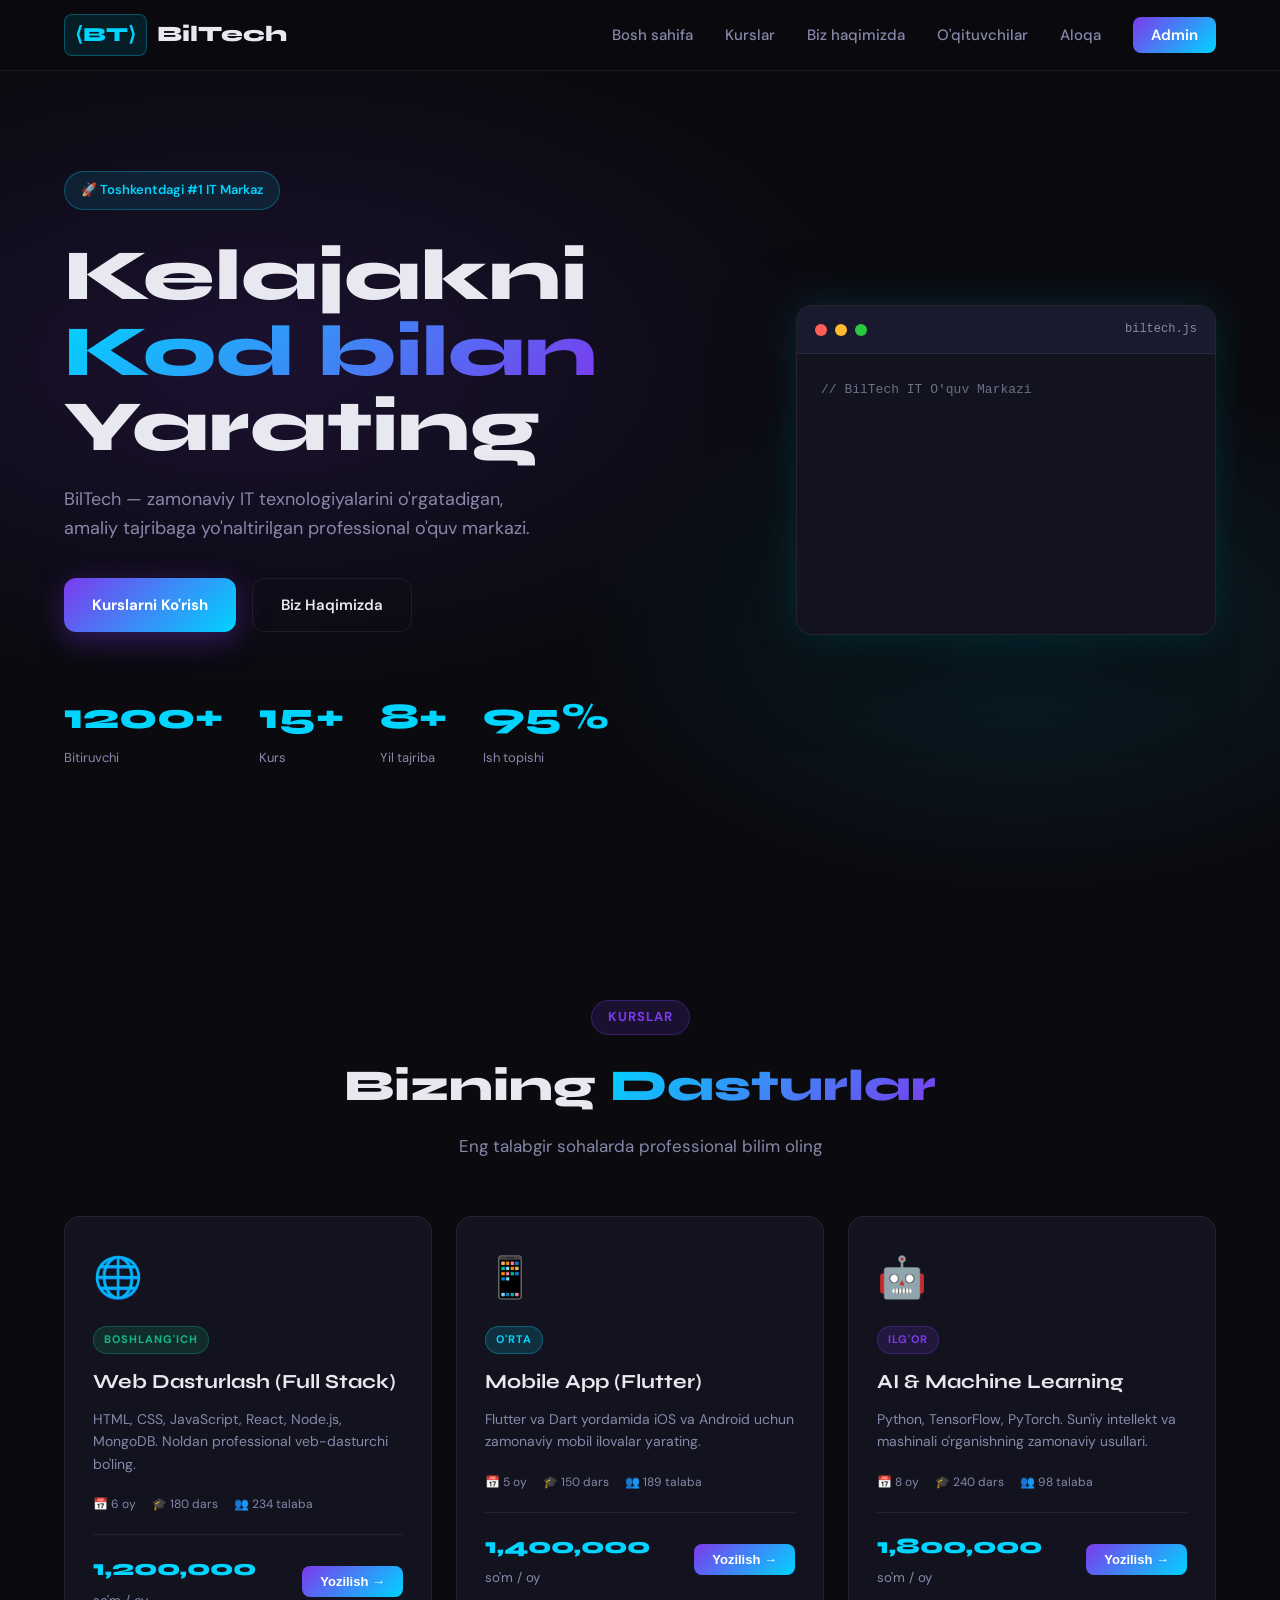
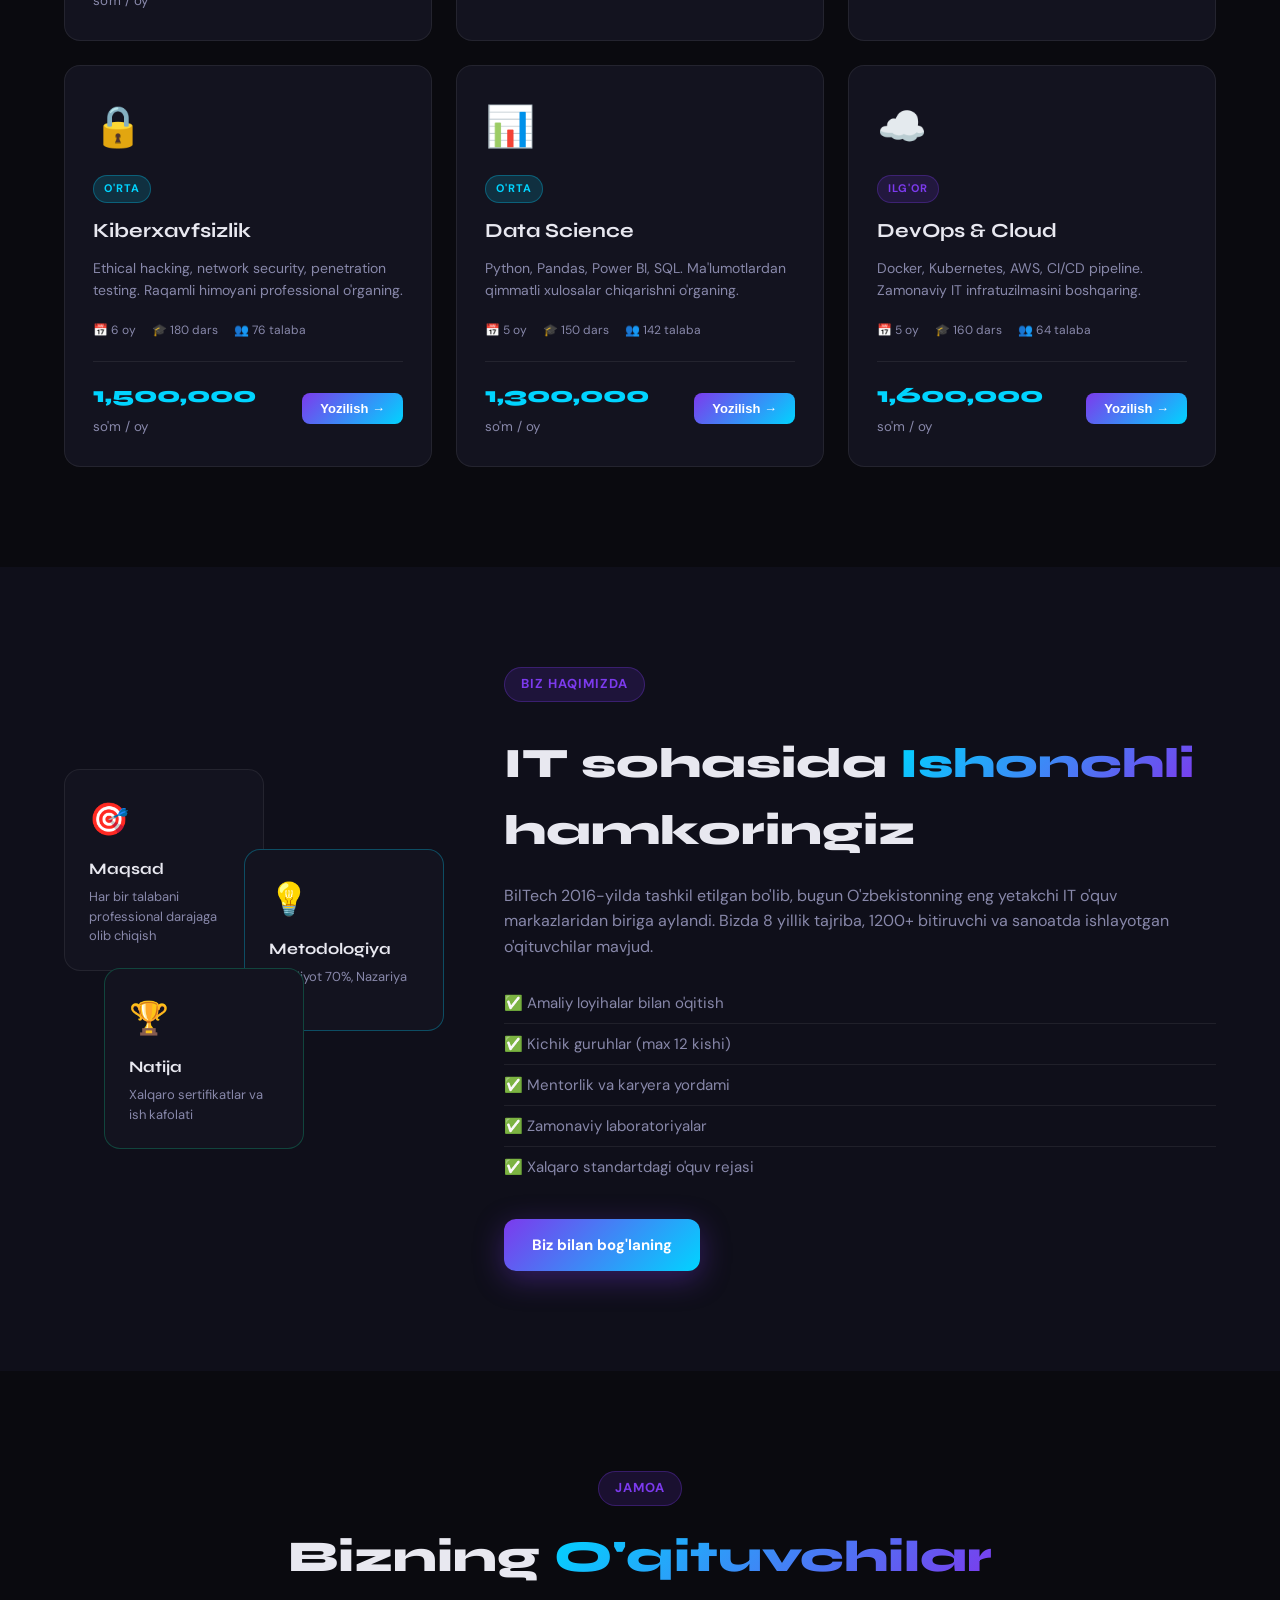
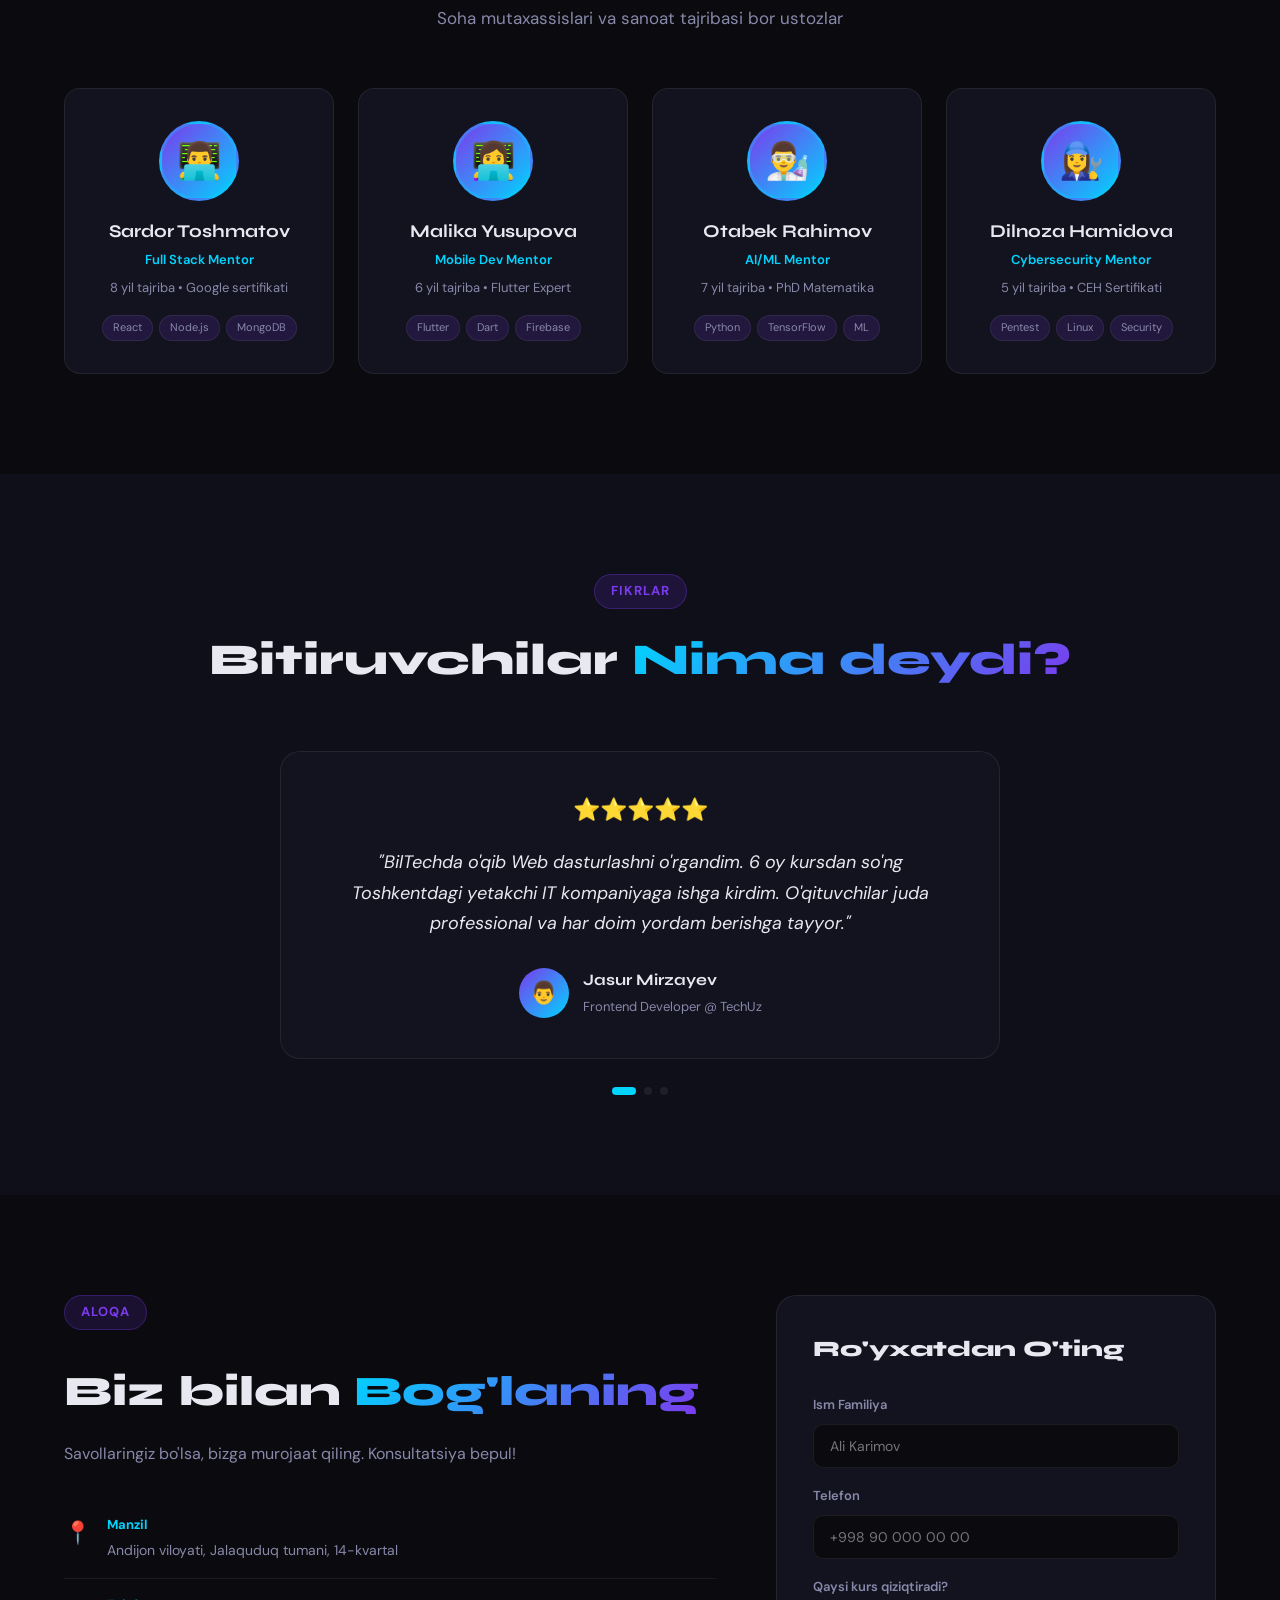
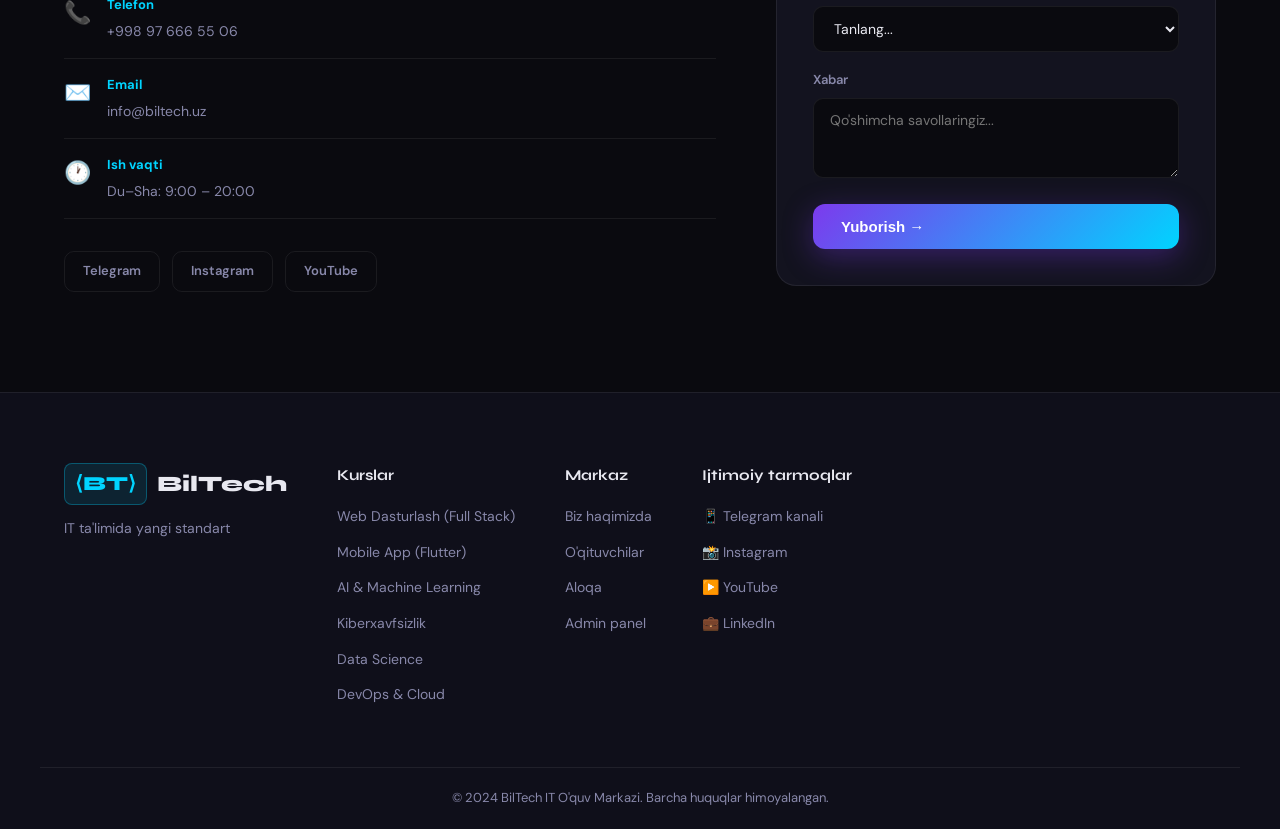
<file: index.html>
<!DOCTYPE html>
<html lang="uz">
<head>
<meta charset="UTF-8">
<meta name="viewport" content="width=device-width, initial-scale=1.0">
<title>BilTech — IT O'quv Markazi</title>
<link href="https://fonts.googleapis.com/css2?family=Syne:wght@400;600;700;800&family=DM+Sans:wght@300;400;500&display=swap" rel="stylesheet">
<link rel="stylesheet" href="style.css">
</head>
<body>

<!-- NAVBAR -->
<nav class="navbar" id="navbar">
  <div class="nav-container">
    <div class="logo">
      <span class="logo-icon">⟨BT⟩</span>
      <span class="logo-text">BilTech</span>
    </div>
    <ul class="nav-links" id="navLinks">
      <li><a href="#home">Bosh sahifa</a></li>
      <li><a href="#courses">Kurslar</a></li>
      <li><a href="#about">Biz haqimizda</a></li>
      <li><a href="#teachers">O'qituvchilar</a></li>
      <li><a href="#contact">Aloqa</a></li>
      <li><a href="admin.html" class="nav-admin-btn">Admin</a></li>
    </ul>
    <button class="burger" id="burger" onclick="toggleMenu()">☰</button>
  </div>
</nav>

<!-- HERO -->
<section class="hero" id="home">
  <div class="hero-bg"></div>
  <div class="hero-content">
    <div class="hero-badge">🚀 Toshkentdagi #1 IT Markaz</div>
    <h1 class="hero-title">
      Kelajakni<br>
      <span class="gradient-text">Kod bilan</span><br>
      Yarating
    </h1>
    <p class="hero-desc">BilTech — zamonaviy IT texnologiyalarini o'rgatadigan, amaliy tajribaga yo'naltirilgan professional o'quv markazi.</p>
    <div class="hero-btns">
      <a href="#courses" class="btn-primary">Kurslarni Ko'rish</a>
      <a href="#about" class="btn-outline">Biz Haqimizda</a>
    </div>
    <div class="hero-stats">
      <div class="stat"><span class="stat-num" data-target="1200">0</span><span>+</span><p>Bitiruvchi</p></div>
      <div class="stat"><span class="stat-num" data-target="15">0</span><span>+</span><p>Kurs</p></div>
      <div class="stat"><span class="stat-num" data-target="8">0</span><span>+</span><p>Yil tajriba</p></div>
      <div class="stat"><span class="stat-num" data-target="95">0</span><span>%</span><p>Ish topishi</p></div>
    </div>
  </div>
  <div class="hero-visual">
    <div class="code-window">
      <div class="code-header">
        <span class="dot red"></span><span class="dot yellow"></span><span class="dot green"></span>
        <span class="code-title">biltech.js</span>
      </div>
      <div class="code-body" id="codeBody"></div>
    </div>
  </div>
</section>

<!-- COURSES -->
<section class="courses" id="courses">
  <div class="container">
    <div class="section-header">
      <span class="section-tag">Kurslar</span>
      <h2>Bizning <span class="gradient-text">Dasturlar</span></h2>
      <p>Eng talabgir sohalarda professional bilim oling</p>
    </div>
    <div class="courses-grid" id="coursesGrid">
      <!-- JS orqali to'ldiriladi -->
    </div>
  </div>
</section>

<!-- ABOUT -->
<section class="about" id="about">
  <div class="container about-container">
    <div class="about-visual">
      <div class="about-card card1">
        <div class="card-icon">🎯</div>
        <h4>Maqsad</h4>
        <p>Har bir talabani professional darajaga olib chiqish</p>
      </div>
      <div class="about-card card2">
        <div class="card-icon">💡</div>
        <h4>Metodologiya</h4>
        <p>Amaliyot 70%, Nazariya 30%</p>
      </div>
      <div class="about-card card3">
        <div class="card-icon">🏆</div>
        <h4>Natija</h4>
        <p>Xalqaro sertifikatlar va ish kafolati</p>
      </div>
    </div>
    <div class="about-text">
      <span class="section-tag">Biz Haqimizda</span>
      <h2>IT sohasida <span class="gradient-text">Ishonchli</span> hamkoringiz</h2>
      <p>BilTech 2016-yilda tashkil etilgan bo'lib, bugun O'zbekistonning eng yetakchi IT o'quv markazlaridan biriga aylandi. Bizda 8 yillik tajriba, 1200+ bitiruvchi va sanoatda ishlayotgan o'qituvchilar mavjud.</p>
      <ul class="about-features">
        <li>✅ Amaliy loyihalar bilan o'qitish</li>
        <li>✅ Kichik guruhlar (max 12 kishi)</li>
        <li>✅ Mentorlik va karyera yordami</li>
        <li>✅ Zamonaviy laboratoriyalar</li>
        <li>✅ Xalqaro standartdagi o'quv rejasi</li>
      </ul>
      <a href="#contact" class="btn-primary">Biz bilan bog'laning</a>
    </div>
  </div>
</section>

<!-- TEACHERS -->
<section class="teachers" id="teachers">
  <div class="container">
    <div class="section-header">
      <span class="section-tag">Jamoa</span>
      <h2>Bizning <span class="gradient-text">O'qituvchilar</span></h2>
      <p>Soha mutaxassislari va sanoat tajribasi bor ustozlar</p>
    </div>
    <div class="teachers-grid" id="teachersGrid">
      <!-- JS orqali -->
    </div>
  </div>
</section>

<!-- TESTIMONIALS -->
<section class="testimonials">
  <div class="container">
    <div class="section-header">
      <span class="section-tag">Fikrlar</span>
      <h2>Bitiruvchilar <span class="gradient-text">Nima deydi?</span></h2>
    </div>
    <div class="testimonials-slider" id="testimonialsSlider">
      <!-- JS orqali -->
    </div>
    <div class="slider-dots" id="sliderDots"></div>
  </div>
</section>

<!-- CONTACT -->
<section class="contact" id="contact">
  <div class="container contact-container">
    <div class="contact-info">
      <span class="section-tag">Aloqa</span>
      <h2>Biz bilan <span class="gradient-text">Bog'laning</span></h2>
      <p>Savollaringiz bo'lsa, bizga murojaat qiling. Konsultatsiya bepul!</p>
      <div class="contact-details">
        <div class="contact-item">
          <span class="contact-icon">📍</span>
          <div><strong>Manzil</strong><p>Andijon viloyati, Jalaquduq tumani, 14-kvartal</p></div>
        </div>
        <div class="contact-item">
          <span class="contact-icon">📞</span>
          <div><strong>Telefon</strong><p>+998 97 666 55 06</p></div>
        </div>
        <div class="contact-item">
          <span class="contact-icon">✉️</span>
          <div><strong>Email</strong><p>info@biltech.uz</p></div>
        </div>
        <div class="contact-item">
          <span class="contact-icon">🕐</span>
          <div><strong>Ish vaqti</strong><p>Du–Sha: 9:00 – 20:00</p></div>
        </div>
      </div>
      <div class="social-links">
        <a href="#" class="social-btn">Telegram</a>
        <a href="#" class="social-btn">Instagram</a>
        <a href="#" class="social-btn">YouTube</a>
      </div>
    </div>
    <div class="contact-form-wrap">
      <form class="contact-form" onsubmit="submitForm(event)">
        <h3>Ro'yxatdan O'ting</h3>
        <div class="form-group">
          <label>Ism Familiya</label>
          <input type="text" id="cf-name" placeholder="Ali Karimov" required>
        </div>
        <div class="form-group">
          <label>Telefon</label>
          <input type="tel" id="cf-phone" placeholder="+998 90 000 00 00" required>
        </div>
        <div class="form-group">
          <label>Qaysi kurs qiziqtiradi?</label>
          <select id="cf-course">
            <option value="">Tanlang...</option>
          </select>
        </div>
        <div class="form-group">
          <label>Xabar</label>
          <textarea id="cf-message" rows="3" placeholder="Qo'shimcha savollaringiz..."></textarea>
        </div>
        <button type="submit" class="btn-primary w100">Yuborish →</button>
        <div class="form-success" id="formSuccess">✅ Arizangiz qabul qilindi! Tez orada aloqaga chiqamiz.</div>
      </form>
    </div>
  </div>
</section>

<!-- FOOTER -->
<footer class="footer">
  <div class="container footer-inner">
    <div class="footer-brand">
      <div class="logo"><span class="logo-icon">⟨BT⟩</span><span class="logo-text">BilTech</span></div>
      <p>IT ta'limida yangi standart</p>
    </div>
    <div class="footer-links">
      <h4>Kurslar</h4>
      <ul id="footerCourses"></ul>
    </div>
    <div class="footer-links">
      <h4>Markaz</h4>
      <ul>
        <li><a href="#about">Biz haqimizda</a></li>
        <li><a href="#teachers">O'qituvchilar</a></li>
        <li><a href="#contact">Aloqa</a></li>
        <li><a href="admin.html">Admin panel</a></li>
      </ul>
    </div>
    <div class="footer-links">
      <h4>Ijtimoiy tarmoqlar</h4>
      <ul>
        <li><a href="#">📱 Telegram kanali</a></li>
        <li><a href="#">📸 Instagram</a></li>
        <li><a href="#">▶️ YouTube</a></li>
        <li><a href="#">💼 LinkedIn</a></li>
      </ul>
    </div>
  </div>
  <div class="footer-bottom">
    <p>© 2024 BilTech IT O'quv Markazi. Barcha huquqlar himoyalangan.</p>
  </div>
</footer>

<script src="data.js"></script>
<script src="main.js"></script>
</body>
</html>
</file>
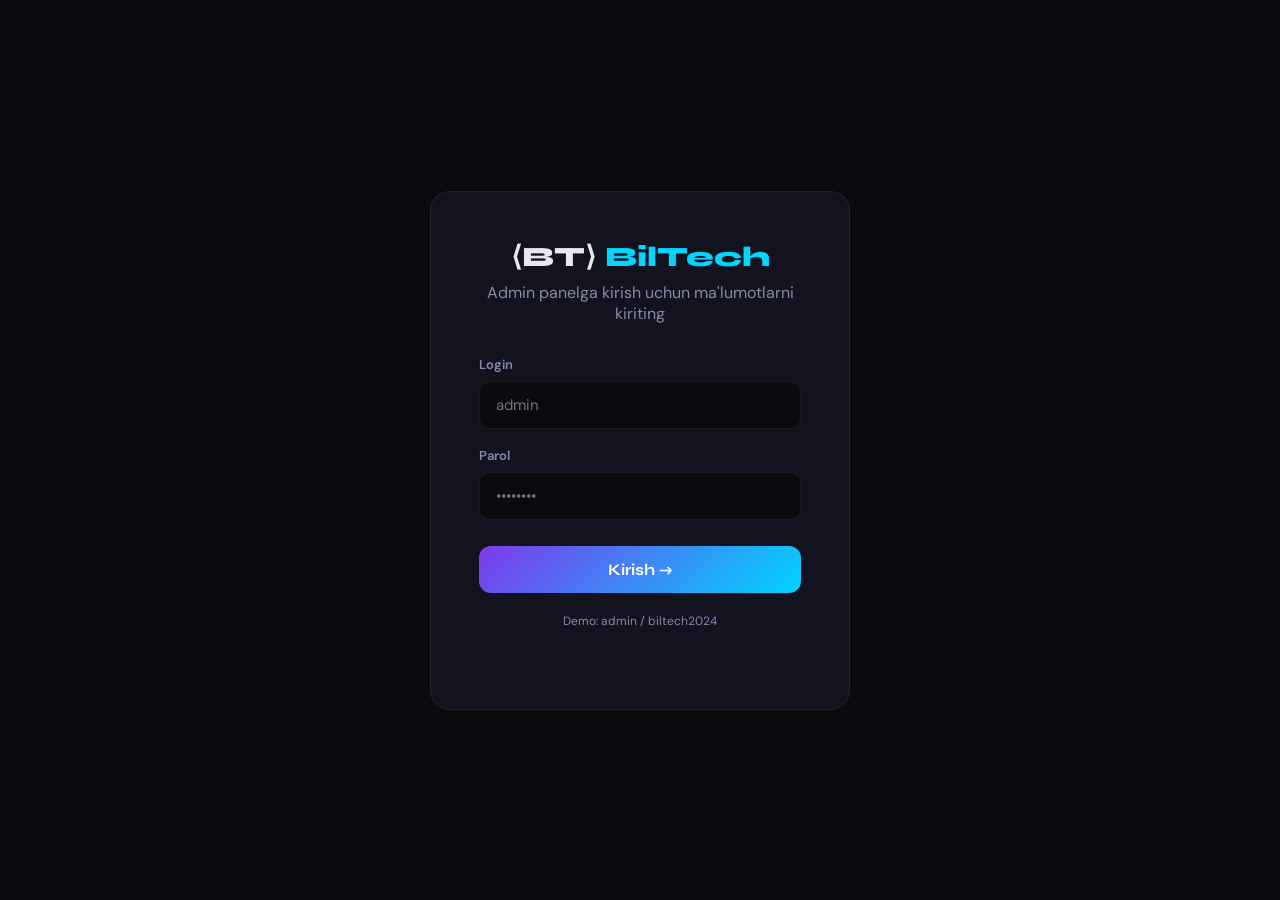
<file: admin.html>
<!DOCTYPE html>
<html lang="uz">
<head>
<meta charset="UTF-8">
<meta name="viewport" content="width=device-width, initial-scale=1.0">
<title>BilTech — Admin Panel</title>
<link href="https://fonts.googleapis.com/css2?family=Syne:wght@400;600;700;800&family=DM+Sans:wght@300;400;500&display=swap" rel="stylesheet">
<style>
*, *::before, *::after { margin:0; padding:0; box-sizing:border-box; }
:root {
  --bg:#0a0a0f; --bg2:#0f0f1a; --card:#13131f; --card2:#1a1a2e;
  --accent:#00d4ff; --accent2:#7c3aed; --accent3:#10b981; --danger:#ef4444;
  --text:#e8e8f0; --text2:#8888aa; --border:rgba(255,255,255,0.07);
  --font-head:'Syne',sans-serif; --font-body:'DM Sans',sans-serif;
}
html { scroll-behavior:smooth; }
body { background:var(--bg); color:var(--text); font-family:var(--font-body); min-height:100vh; }

/* LOGIN */
.login-overlay {
  position:fixed; inset:0; background:var(--bg);
  display:flex; align-items:center; justify-content:center; z-index:1000;
}
.login-card {
  background:var(--card); border:1px solid var(--border); border-radius:20px;
  padding:48px; width:100%; max-width:420px; text-align:center;
}
.login-logo { font-family:var(--font-head); font-size:28px; font-weight:800; margin-bottom:8px; }
.login-logo span { color:var(--accent); }
.login-card p { color:var(--text2); margin-bottom:32px; }
.login-form .field { margin-bottom:18px; text-align:left; }
.login-form label { display:block; font-size:13px; color:var(--text2); font-weight:600; margin-bottom:8px; }
.login-form input {
  width:100%; background:var(--bg); border:1px solid var(--border);
  border-radius:10px; padding:13px 16px; color:var(--text); font-size:15px;
  font-family:var(--font-body); outline:none; transition:border 0.2s;
}
.login-form input:focus { border-color:var(--accent2); }
.login-btn {
  width:100%; background:linear-gradient(135deg,var(--accent2),var(--accent));
  border:none; border-radius:12px; padding:14px; color:#fff;
  font-size:16px; font-weight:700; cursor:pointer; margin-top:8px;
  font-family:var(--font-head); transition:all 0.3s;
}
.login-btn:hover { opacity:.9; transform:translateY(-1px); }
.login-error { color:#ef4444; font-size:13px; margin-top:12px; display:none; }

/* LAYOUT */
.admin-layout { display:flex; min-height:100vh; }
.sidebar {
  width:260px; flex-shrink:0; background:var(--bg2); border-right:1px solid var(--border);
  position:fixed; top:0; left:0; bottom:0; padding:24px 0; overflow-y:auto;
  transition:transform 0.3s;
}
.sidebar-logo {
  padding:0 24px 24px; border-bottom:1px solid var(--border);
  font-family:var(--font-head); font-size:22px; font-weight:800;
}
.sidebar-logo span { color:var(--accent); }
.sidebar-logo small { display:block; font-size:11px; color:var(--text2); font-weight:400; margin-top:2px; }
.sidebar-nav { padding:16px 0; }
.nav-item {
  display:flex; align-items:center; gap:12px;
  padding:12px 24px; cursor:pointer;
  color:var(--text2); font-size:14px; font-weight:500;
  transition:all 0.2s; border:none; background:none;
  width:100%; text-align:left; text-decoration:none;
}
.nav-item:hover { color:var(--text); background:rgba(255,255,255,0.04); }
.nav-item.active { color:var(--accent); background:rgba(0,212,255,0.08); border-right:2px solid var(--accent); }
.nav-icon { font-size:18px; width:24px; text-align:center; }
.sidebar-footer {
  padding:16px 24px 0; border-top:1px solid var(--border); margin-top:auto;
  position:absolute; bottom:0; left:0; right:0;
}
.logout-btn {
  display:flex; align-items:center; gap:10px;
  width:100%; padding:12px; border:1px solid var(--border);
  border-radius:10px; background:none; color:var(--text2);
  cursor:pointer; font-size:14px; transition:all 0.2s;
}
.logout-btn:hover { border-color:#ef4444; color:#ef4444; }

/* MAIN */
.main { margin-left:260px; flex:1; padding:32px; }
.topbar {
  display:flex; align-items:center; justify-content:space-between; margin-bottom:32px;
}
.topbar h1 { font-family:var(--font-head); font-size:28px; font-weight:800; }
.topbar-right { display:flex; align-items:center; gap:16px; }
.admin-badge {
  background:rgba(124,58,237,0.15); border:1px solid rgba(124,58,237,0.3);
  color:var(--accent2); padding:6px 14px; border-radius:20px; font-size:13px; font-weight:700;
}
.current-time { font-size:13px; color:var(--text2); }

/* STATS */
.stats-row { display:grid; grid-template-columns:repeat(auto-fill,minmax(200px,1fr)); gap:20px; margin-bottom:32px; }
.stat-card {
  background:var(--card); border:1px solid var(--border); border-radius:16px; padding:24px;
  transition:all 0.3s;
}
.stat-card:hover { border-color:rgba(0,212,255,0.3); transform:translateY(-2px); }
.stat-card .s-icon { font-size:28px; margin-bottom:12px; }
.stat-card .s-num { font-family:var(--font-head); font-size:34px; font-weight:800; }
.stat-card .s-label { color:var(--text2); font-size:13px; margin-top:4px; }
.stat-card .s-change { font-size:12px; margin-top:8px; }
.positive { color:var(--accent3); }
.negative { color:#ef4444; }

/* SECTION TABS */
.section-panel { display:none; }
.section-panel.active { display:block; }

/* TABLE */
.table-card { background:var(--card); border:1px solid var(--border); border-radius:16px; overflow:hidden; }
.table-head {
  display:flex; align-items:center; justify-content:space-between;
  padding:20px 24px; border-bottom:1px solid var(--border);
}
.table-head h3 { font-family:var(--font-head); font-size:18px; font-weight:700; }
.table-actions { display:flex; gap:10px; }
.btn-sm {
  padding:8px 16px; border-radius:8px; font-size:13px; font-weight:600;
  cursor:pointer; transition:all 0.2s; border:none;
}
.btn-primary-sm {
  background:linear-gradient(135deg,var(--accent2),var(--accent)); color:#fff;
}
.btn-outline-sm { background:none; border:1px solid var(--border); color:var(--text2); }
.btn-outline-sm:hover { border-color:var(--accent); color:var(--accent); }
.btn-danger-sm { background:rgba(239,68,68,0.15); border:1px solid rgba(239,68,68,0.3); color:#ef4444; }

.search-box {
  padding:12px 24px; border-bottom:1px solid var(--border);
  display:flex; gap:12px;
}
.search-input {
  flex:1; background:var(--bg); border:1px solid var(--border); border-radius:8px;
  padding:10px 14px; color:var(--text); font-size:14px; outline:none;
}
.search-input:focus { border-color:var(--accent2); }
.filter-select {
  background:var(--bg); border:1px solid var(--border); border-radius:8px;
  padding:10px 14px; color:var(--text); font-size:13px; outline:none;
}

.data-table { width:100%; border-collapse:collapse; }
.data-table th {
  text-align:left; padding:14px 24px; font-size:12px; font-weight:700;
  color:var(--text2); text-transform:uppercase; letter-spacing:1px;
  border-bottom:1px solid var(--border); background:var(--bg2);
}
.data-table td { padding:14px 24px; font-size:14px; border-bottom:1px solid var(--border); }
.data-table tr:last-child td { border-bottom:none; }
.data-table tr:hover td { background:rgba(255,255,255,0.02); }
.status-badge {
  display:inline-block; padding:4px 12px; border-radius:20px; font-size:11px; font-weight:700;
}
.status-new { background:rgba(0,212,255,0.15); color:var(--accent); }
.status-called { background:rgba(16,185,129,0.15); color:var(--accent3); }
.status-enrolled { background:rgba(124,58,237,0.15); color:var(--accent2); }
.status-active { background:rgba(16,185,129,0.15); color:var(--accent3); }
.status-inactive { background:rgba(239,68,68,0.15); color:#ef4444; }
.action-btns { display:flex; gap:6px; }
.act-btn {
  padding:5px 10px; border-radius:6px; font-size:11px; font-weight:700;
  cursor:pointer; border:none; transition:all 0.2s;
}
.edit-btn { background:rgba(0,212,255,0.15); color:var(--accent); }
.del-btn { background:rgba(239,68,68,0.15); color:#ef4444; }
.call-btn { background:rgba(16,185,129,0.15); color:var(--accent3); }

/* MODAL */
.modal-overlay {
  position:fixed; inset:0; background:rgba(0,0,0,0.7); z-index:500;
  display:none; align-items:center; justify-content:center; padding:20px;
}
.modal-overlay.open { display:flex; }
.modal {
  background:var(--card); border:1px solid var(--border); border-radius:20px;
  padding:36px; width:100%; max-width:520px; max-height:90vh; overflow-y:auto;
}
.modal h3 { font-family:var(--font-head); font-size:20px; font-weight:800; margin-bottom:24px; }
.form-row { display:grid; grid-template-columns:1fr 1fr; gap:16px; }
.modal .field { margin-bottom:16px; }
.modal label { display:block; font-size:13px; color:var(--text2); font-weight:600; margin-bottom:8px; }
.modal input, .modal select, .modal textarea {
  width:100%; background:var(--bg); border:1px solid var(--border);
  border-radius:10px; padding:11px 14px; color:var(--text); font-size:14px;
  font-family:var(--font-body); outline:none; transition:border 0.2s;
}
.modal input:focus, .modal select:focus, .modal textarea:focus { border-color:var(--accent2); }
.modal-footer { display:flex; gap:12px; justify-content:flex-end; margin-top:24px; }

/* CHART */
.chart-grid { display:grid; grid-template-columns:1fr 1fr; gap:20px; margin-bottom:32px; }
.chart-card { background:var(--card); border:1px solid var(--border); border-radius:16px; padding:24px; }
.chart-card h3 { font-family:var(--font-head); font-size:16px; font-weight:700; margin-bottom:20px; }
.bar-chart { display:flex; align-items:flex-end; gap:8px; height:140px; }
.bar-wrap { flex:1; display:flex; flex-direction:column; align-items:center; gap:6px; }
.bar-val { font-size:11px; color:var(--text2); }
.bar { width:100%; border-radius:6px 6px 0 0; transition:all 0.3s; cursor:pointer; min-width:28px; }
.bar:hover { opacity:.8; }
.bar-label { font-size:10px; color:var(--text2); text-align:center; margin-top:4px; }
.donut-wrap { display:flex; align-items:center; gap:24px; }
.donut { position:relative; width:120px; height:120px; flex-shrink:0; }
.donut svg { transform:rotate(-90deg); }
.donut-center {
  position:absolute; inset:0; display:flex; flex-direction:column;
  align-items:center; justify-content:center;
}
.donut-center .dn { font-family:var(--font-head); font-size:22px; font-weight:800; }
.donut-center .dl { font-size:10px; color:var(--text2); }
.donut-legend { flex:1; }
.legend-item { display:flex; align-items:center; gap:10px; margin-bottom:10px; font-size:13px; }
.legend-dot { width:10px; height:10px; border-radius:50%; flex-shrink:0; }

/* TOAST */
.toast {
  position:fixed; bottom:24px; right:24px; z-index:9999;
  background:var(--card); border:1px solid var(--border); border-radius:12px;
  padding:14px 20px; font-size:14px; font-weight:600;
  transform:translateY(100px); opacity:0; transition:all 0.3s;
  max-width:320px;
}
.toast.show { transform:translateY(0); opacity:1; }
.toast.success { border-color:rgba(16,185,129,0.4); color:var(--accent3); }
.toast.error { border-color:rgba(239,68,68,0.4); color:#ef4444; }

@media(max-width:900px) {
  .sidebar { transform:translateX(-100%); z-index:100; }
  .sidebar.open { transform:none; }
  .main { margin-left:0; padding:20px; }
  .chart-grid { grid-template-columns:1fr; }
  .form-row { grid-template-columns:1fr; }
}
</style>
</head>
<body>

<!-- LOGIN -->
<div class="login-overlay" id="loginOverlay">
  <div class="login-card">
    <div class="login-logo">⟨BT⟩ <span>BilTech</span></div>
    <p>Admin panelga kirish uchun ma'lumotlarni kiriting</p>
    <div class="login-form">
      <div class="field">
        <label>Login</label>
        <input type="text" id="loginUser" placeholder="admin" autocomplete="off">
      </div>
      <div class="field">
        <label>Parol</label>
        <input type="password" id="loginPass" placeholder="••••••••" onkeydown="if(event.key==='Enter')doLogin()">
      </div>
      <button class="login-btn" onclick="doLogin()">Kirish →</button>
      <div class="login-error" id="loginError">❌ Login yoki parol noto'g'ri!</div>
    </div>
    <p style="margin-top:20px;font-size:12px;color:var(--text2)">Demo: admin / biltech2024</p>
  </div>
</div>

<!-- ADMIN LAYOUT -->
<div class="admin-layout" id="adminLayout" style="display:none">
  <!-- SIDEBAR -->
  <aside class="sidebar" id="sidebar">
    <div class="sidebar-logo">
      ⟨BT⟩ BilTech
      <small>Admin Panel v1.0</small>
    </div>
    <nav class="sidebar-nav">
      <button class="nav-item active" onclick="showTab('dashboard',this)"><span class="nav-icon">📊</span> Dashboard</button>
      <button class="nav-item" onclick="showTab('applications',this)"><span class="nav-icon">📋</span> Arizalar <span id="appBadge" style="margin-left:auto;background:var(--accent);color:#000;border-radius:20px;padding:2px 8px;font-size:11px;font-weight:700"></span></button>
      <button class="nav-item" onclick="showTab('students',this)"><span class="nav-icon">👥</span> Talabalar</button>
      <button class="nav-item" onclick="showTab('courses',this)"><span class="nav-icon">🎓</span> Kurslar</button>
      <button class="nav-item" onclick="showTab('teachers',this)"><span class="nav-icon">👨‍🏫</span> O'qituvchilar</button>
      <button class="nav-item" onclick="showTab('income',this)"><span class="nav-icon">💰</span> Daromad</button>
      <button class="nav-item" onclick="showTab('settings',this)"><span class="nav-icon">⚙️</span> Sozlamalar</button>
      <hr style="border-color:var(--border);margin:12px 24px">
      <a class="nav-item" href="index.html" target="_blank"><span class="nav-icon">🌐</span> Saytni ko'rish</a>
    </nav>
    <div class="sidebar-footer">
      <button class="logout-btn" onclick="doLogout()">🚪 Chiqish</button>
    </div>
  </aside>

  <!-- MAIN -->
  <main class="main">
    <!-- TOP BAR -->
    <div class="topbar">
      <h1 id="pageTitle">Dashboard</h1>
      <div class="topbar-right">
        <span class="current-time" id="clock"></span>
        <span class="admin-badge">👤 Admin</span>
      </div>
    </div>

    <!-- DASHBOARD -->
    <div class="section-panel active" id="tab-dashboard">
      <div class="stats-row" id="dashStats"></div>
      <div class="chart-grid">
        <div class="chart-card">
          <h3>📈 Oylik arizalar</h3>
          <div class="bar-chart" id="monthlyChart"></div>
        </div>
        <div class="chart-card">
          <h3>🎓 Kurslar bo'yicha talabalar</h3>
          <div class="donut-wrap">
            <div class="donut">
              <svg width="120" height="120" viewBox="0 0 120 120">
                <circle cx="60" cy="60" r="48" fill="none" stroke="rgba(255,255,255,0.05)" stroke-width="20"/>
                <circle id="donut1" cx="60" cy="60" r="48" fill="none" stroke="var(--accent)" stroke-width="20" stroke-dasharray="0 302" stroke-linecap="round"/>
                <circle id="donut2" cx="60" cy="60" r="48" fill="none" stroke="var(--accent2)" stroke-width="20" stroke-dasharray="0 302" stroke-linecap="round"/>
                <circle id="donut3" cx="60" cy="60" r="48" fill="none" stroke="var(--accent3)" stroke-width="20" stroke-dasharray="0 302" stroke-linecap="round"/>
              </svg>
              <div class="donut-center"><div class="dn" id="donutTotal">0</div><div class="dl">Talaba</div></div>
            </div>
            <div class="donut-legend" id="donutLegend"></div>
          </div>
        </div>
      </div>
      <div class="table-card">
        <div class="table-head"><h3>🔔 Oxirgi arizalar</h3></div>
        <table class="data-table" id="recentAppsTable">
          <thead><tr><th>Ism</th><th>Telefon</th><th>Kurs</th><th>Sana</th><th>Holat</th><th>Amal</th></tr></thead>
          <tbody id="recentAppsBody"></tbody>
        </table>
      </div>
    </div>

    <!-- APPLICATIONS -->
    <div class="section-panel" id="tab-applications">
      <div class="table-card">
        <div class="table-head">
          <h3>📋 Barcha Arizalar</h3>
          <div class="table-actions">
            <button class="btn-sm btn-outline-sm" onclick="exportCSV('apps')">⬇ CSV</button>
            <button class="btn-sm btn-primary-sm" onclick="clearApps()">🗑 Tozalash</button>
          </div>
        </div>
        <div class="search-box">
          <input class="search-input" id="appSearch" placeholder="🔍 Qidirish..." oninput="filterApps()">
          <select class="filter-select" id="appFilter" onchange="filterApps()">
            <option value="">Barchasi</option>
            <option value="Yangi">Yangi</option>
            <option value="Qo'ng'iroq qilindi">Qo'ng'iroq qilindi</option>
            <option value="Yozildi">Yozildi</option>
          </select>
        </div>
        <table class="data-table">
          <thead><tr><th>#</th><th>Ism Familiya</th><th>Telefon</th><th>Kurs</th><th>Xabar</th><th>Sana</th><th>Holat</th><th>Amal</th></tr></thead>
          <tbody id="appsTableBody"></tbody>
        </table>
      </div>
    </div>

    <!-- STUDENTS -->
    <div class="section-panel" id="tab-students">
      <div class="table-card">
        <div class="table-head">
          <h3>👥 Talabalar Ro'yxati</h3>
          <div class="table-actions">
            <button class="btn-sm btn-primary-sm" onclick="openStudentModal()">+ Qo'shish</button>
          </div>
        </div>
        <div class="search-box">
          <input class="search-input" id="stuSearch" placeholder="🔍 Qidirish..." oninput="renderStudents()">
        </div>
        <table class="data-table">
          <thead><tr><th>#</th><th>Ism</th><th>Telefon</th><th>Kurs</th><th>To'lov</th><th>Holat</th><th>Amal</th></tr></thead>
          <tbody id="studentsTableBody"></tbody>
        </table>
      </div>
    </div>

    <!-- COURSES -->
    <div class="section-panel" id="tab-courses">
      <div class="table-card">
        <div class="table-head">
          <h3>🎓 Kurslar</h3>
          <div class="table-actions">
            <button class="btn-sm btn-primary-sm" onclick="openCourseModal()">+ Kurs qo'shish</button>
          </div>
        </div>
        <table class="data-table">
          <thead><tr><th>#</th><th>Kurs nomi</th><th>Davomiyligi</th><th>Narxi</th><th>Talabalar</th><th>Holat</th><th>Amal</th></tr></thead>
          <tbody id="coursesTableBody"></tbody>
        </table>
      </div>
    </div>

    <!-- TEACHERS -->
    <div class="section-panel" id="tab-teachers">
      <div class="table-card">
        <div class="table-head">
          <h3>👨‍🏫 O'qituvchilar</h3>
          <div class="table-actions">
            <button class="btn-sm btn-primary-sm" onclick="openTeacherModal()">+ Qo'shish</button>
          </div>
        </div>
        <table class="data-table">
          <thead><tr><th>#</th><th>F.I.O</th><th>Mutaxassislik</th><th>Tajriba</th><th>Kurslar</th><th>Holat</th><th>Amal</th></tr></thead>
          <tbody id="teachersTableBody"></tbody>
        </table>
      </div>
    </div>

    <!-- INCOME -->
    <div class="section-panel" id="tab-income">
      <div class="stats-row">
        <div class="stat-card"><div class="s-icon">💵</div><div class="s-num" id="totalIncome">0</div><div class="s-label">Jami daromad (so'm)</div></div>
        <div class="stat-card"><div class="s-icon">📅</div><div class="s-num" id="monthIncome">0</div><div class="s-label">Bu oy (so'm)</div></div>
        <div class="stat-card"><div class="s-icon">👤</div><div class="s-num" id="avgIncome">0</div><div class="s-label">O'rtacha (talaba)</div></div>
      </div>
      <div class="table-card">
        <div class="table-head">
          <h3>💰 To'lovlar Jurnali</h3>
          <button class="btn-sm btn-primary-sm" onclick="openPayModal()">+ To'lov qo'shish</button>
        </div>
        <table class="data-table">
          <thead><tr><th>#</th><th>Talaba</th><th>Kurs</th><th>Summa</th><th>Sana</th><th>Izoh</th></tr></thead>
          <tbody id="incomeTableBody"></tbody>
        </table>
      </div>
    </div>

    <!-- SETTINGS -->
    <div class="section-panel" id="tab-settings">
      <div style="max-width:560px">
        <div class="table-card" style="padding:28px;border-radius:16px">
          <h3 style="font-family:var(--font-head);margin-bottom:24px">⚙️ Sozlamalar</h3>
          <div class="field" style="margin-bottom:18px">
            <label style="display:block;font-size:13px;color:var(--text2);font-weight:600;margin-bottom:8px">Markaz nomi</label>
            <input id="s-name" style="width:100%;background:var(--bg);border:1px solid var(--border);border-radius:10px;padding:11px 14px;color:var(--text);font-size:14px;outline:none" value="BilTech IT O'quv Markazi">
          </div>
          <div class="field" style="margin-bottom:18px">
            <label style="display:block;font-size:13px;color:var(--text2);font-weight:600;margin-bottom:8px">Telefon</label>
            <input id="s-phone" style="width:100%;background:var(--bg);border:1px solid var(--border);border-radius:10px;padding:11px 14px;color:var(--text);font-size:14px;outline:none" value="+998 90 123 45 67">
          </div>
          <div class="field" style="margin-bottom:18px">
            <label style="display:block;font-size:13px;color:var(--text2);font-weight:600;margin-bottom:8px">Email</label>
            <input id="s-email" style="width:100%;background:var(--bg);border:1px solid var(--border);border-radius:10px;padding:11px 14px;color:var(--text);font-size:14px;outline:none" value="info@biltech.uz">
          </div>
          <div class="field" style="margin-bottom:24px">
            <label style="display:block;font-size:13px;color:var(--text2);font-weight:600;margin-bottom:8px">Manzil</label>
            <input id="s-addr" style="width:100%;background:var(--bg);border:1px solid var(--border);border-radius:10px;padding:11px 14px;color:var(--text);font-size:14px;outline:none" value="Toshkent, Chilonzor, 14-kvartal">
          </div>
          <hr style="border-color:var(--border);margin-bottom:24px">
          <h4 style="font-family:var(--font-head);margin-bottom:16px">🔐 Parolni o'zgartirish</h4>
          <div class="field" style="margin-bottom:14px">
            <label style="display:block;font-size:13px;color:var(--text2);font-weight:600;margin-bottom:8px">Yangi parol</label>
            <input type="password" id="s-pass1" style="width:100%;background:var(--bg);border:1px solid var(--border);border-radius:10px;padding:11px 14px;color:var(--text);font-size:14px;outline:none" placeholder="••••••••">
          </div>
          <div class="field" style="margin-bottom:20px">
            <label style="display:block;font-size:13px;color:var(--text2);font-weight:600;margin-bottom:8px">Tasdiqlang</label>
            <input type="password" id="s-pass2" style="width:100%;background:var(--bg);border:1px solid var(--border);border-radius:10px;padding:11px 14px;color:var(--text);font-size:14px;outline:none" placeholder="••••••••">
          </div>
          <button class="btn-sm btn-primary-sm" style="padding:12px 24px;font-size:14px" onclick="saveSettings()">💾 Saqlash</button>
        </div>
      </div>
    </div>
  </main>
</div>

<!-- MODALS -->
<div class="modal-overlay" id="studentModal">
  <div class="modal">
    <h3 id="stuModalTitle">👤 Yangi Talaba</h3>
    <div class="form-row">
      <div class="field"><label>Ism</label><input id="stu-name" placeholder="Ali Karimov"></div>
      <div class="field"><label>Telefon</label><input id="stu-phone" placeholder="+998 90 000 00 00"></div>
    </div>
    <div class="form-row">
      <div class="field"><label>Kurs</label><select id="stu-course"><option>Web Dasturlash</option><option>Mobile App</option><option>AI/ML</option><option>Kiberxavfsizlik</option><option>Data Science</option><option>DevOps</option></select></div>
      <div class="field"><label>Holat</label><select id="stu-status"><option>Faol</option><option>Faol emas</option><option>Bitirdi</option></select></div>
    </div>
    <div class="field"><label>To'lov holati</label><select id="stu-pay"><option>To'langan</option><option>To'lanmagan</option><option>Qisman</option></select></div>
    <div class="modal-footer">
      <button class="btn-sm btn-outline-sm" onclick="closeModal('studentModal')">Bekor</button>
      <button class="btn-sm btn-primary-sm" onclick="saveStudent()">Saqlash</button>
    </div>
  </div>
</div>

<div class="modal-overlay" id="courseModal">
  <div class="modal">
    <h3>🎓 Kurs Ma'lumotlari</h3>
    <div class="field"><label>Kurs nomi</label><input id="c-name" placeholder="Web Dasturlash"></div>
    <div class="form-row">
      <div class="field"><label>Davomiyligi</label><input id="c-dur" placeholder="6 oy"></div>
      <div class="field"><label>Narxi (so'm/oy)</label><input id="c-price" placeholder="1200000" type="number"></div>
    </div>
    <div class="field"><label>Tavsif</label><textarea id="c-desc" rows="3" placeholder="Kurs haqida..."></textarea></div>
    <div class="modal-footer">
      <button class="btn-sm btn-outline-sm" onclick="closeModal('courseModal')">Bekor</button>
      <button class="btn-sm btn-primary-sm" onclick="saveCourse()">Saqlash</button>
    </div>
  </div>
</div>

<div class="modal-overlay" id="teacherModal">
  <div class="modal">
    <h3>👨‍🏫 O'qituvchi</h3>
    <div class="form-row">
      <div class="field"><label>F.I.O</label><input id="t-name" placeholder="Sardor Toshmatov"></div>
      <div class="field"><label>Mutaxassislik</label><input id="t-role" placeholder="Full Stack Developer"></div>
    </div>
    <div class="form-row">
      <div class="field"><label>Tajriba (yil)</label><input id="t-exp" type="number" placeholder="5"></div>
      <div class="field"><label>Telefon</label><input id="t-phone" placeholder="+998 90 000 00 00"></div>
    </div>
    <div class="modal-footer">
      <button class="btn-sm btn-outline-sm" onclick="closeModal('teacherModal')">Bekor</button>
      <button class="btn-sm btn-primary-sm" onclick="saveTeacher()">Saqlash</button>
    </div>
  </div>
</div>

<div class="modal-overlay" id="payModal">
  <div class="modal">
    <h3>💰 To'lov Qo'shish</h3>
    <div class="field"><label>Talaba</label><input id="p-student" placeholder="Ism Familiya"></div>
    <div class="form-row">
      <div class="field"><label>Kurs</label><select id="p-course"><option>Web Dasturlash</option><option>Mobile App</option><option>AI/ML</option><option>Kiberxavfsizlik</option><option>Data Science</option></select></div>
      <div class="field"><label>Summa (so'm)</label><input id="p-amount" type="number" placeholder="1200000"></div>
    </div>
    <div class="field"><label>Izoh</label><input id="p-note" placeholder="Iyun oyi to'lovi"></div>
    <div class="modal-footer">
      <button class="btn-sm btn-outline-sm" onclick="closeModal('payModal')">Bekor</button>
      <button class="btn-sm btn-primary-sm" onclick="savePayment()">Saqlash</button>
    </div>
  </div>
</div>

<div class="toast" id="toast"></div>

<script src="data.js"></script>
<script>
// ===== AUTH =====
let ADMIN = JSON.parse(localStorage.getItem('biltech_admin')) || { user:'admin', pass:'biltech2024' };
const CREDS = () => ({ user: localStorage.getItem('bt_user')||'admin', pass: localStorage.getItem('bt_pass')||'biltech2024' });

function doLogin() {
  const u = document.getElementById('loginUser').value.trim();
  const p = document.getElementById('loginPass').value;
  const creds = CREDS();
  if (u === creds.user && p === creds.pass) {
    document.getElementById('loginOverlay').style.display = 'none';
    document.getElementById('adminLayout').style.display = 'flex';
    initAdmin();
  } else {
    document.getElementById('loginError').style.display = 'block';
    setTimeout(() => document.getElementById('loginError').style.display = 'none', 3000);
  }
}
document.getElementById('loginPass').addEventListener('keydown', e => { if(e.key==='Enter') doLogin(); });

function doLogout() {
  document.getElementById('adminLayout').style.display = 'none';
  document.getElementById('loginOverlay').style.display = 'flex';
  document.getElementById('loginUser').value = '';
  document.getElementById('loginPass').value = '';
}

// ===== DATA =====
function getData(key, def=[]) {
  try { return JSON.parse(localStorage.getItem(key)) || def; } catch { return def; }
}
function setData(key, val) { localStorage.setItem(key, JSON.stringify(val)); }

function initDefaultData() {
  if (!localStorage.getItem('biltech_students')) {
    setData('biltech_students', [
      {id:1, name:'Jasur Mirzayev', phone:'+998901234567', course:'Web Dasturlash', pay:'To\'langan', status:'Faol'},
      {id:2, name:'Shaxlo Ergasheva', phone:'+998907654321', course:'Mobile App', pay:'To\'langan', status:'Faol'},
      {id:3, name:'Bobur Hasanov', phone:'+998901112233', course:'Data Science', pay:'Qisman', status:'Faol'},
      {id:4, name:'Aziz Tursunov', phone:'+998909988776', course:'AI/ML', pay:'To\'lanmagan', status:'Faol emas'},
    ]);
  }
  if (!localStorage.getItem('biltech_teachers')) {
    setData('biltech_teachers', BILTECH_DATA.teachers.map((t,i) => ({
      id:i+1, name:t.name, role:t.role, exp: parseInt(t.exp)||6, phone:'+998901234567', status:'Faol'
    })));
  }
  if (!localStorage.getItem('biltech_courses_admin')) {
    setData('biltech_courses_admin', BILTECH_DATA.courses.map(c => ({
      id:c.id, name:c.title, duration:c.duration, price:c.price.replace(/,/g,''),
      students:parseInt(c.students), status:'Faol'
    })));
  }
  if (!localStorage.getItem('biltech_payments')) {
    setData('biltech_payments', [
      {id:1, student:'Jasur Mirzayev', course:'Web Dasturlash', amount:1200000, date:'2024-06-01', note:'Iyun oyi'},
      {id:2, student:'Shaxlo Ergasheva', course:'Mobile App', amount:1400000, date:'2024-06-01', note:'Iyun oyi'},
    ]);
  }
}

// ===== CLOCK =====
function updateClock() {
  const now = new Date();
  document.getElementById('clock').textContent =
    now.toLocaleDateString('uz-UZ') + ' ' + now.toLocaleTimeString('uz-UZ');
}
setInterval(updateClock, 1000); updateClock();

// ===== TABS =====
function showTab(tab, btn) {
  document.querySelectorAll('.section-panel').forEach(p => p.classList.remove('active'));
  document.querySelectorAll('.nav-item').forEach(b => b.classList.remove('active'));
  document.getElementById('tab-'+tab).classList.add('active');
  btn.classList.add('active');
  const titles = {dashboard:'Dashboard',applications:'Arizalar',students:'Talabalar',courses:'Kurslar',teachers:"O'qituvchilar",income:'Daromad',settings:'Sozlamalar'};
  document.getElementById('pageTitle').textContent = titles[tab]||tab;
  if(tab==='applications') renderApps();
  if(tab==='students') renderStudents();
  if(tab==='courses') renderCourses();
  if(tab==='teachers') renderTeachersAdmin();
  if(tab==='income') renderIncome();
}

// ===== DASHBOARD =====
function renderDashboard() {
  const apps = getData('biltech_apps');
  const students = getData('biltech_students');
  const payments = getData('biltech_payments');
  const total = payments.reduce((s,p) => s + p.amount, 0);
  const newApps = apps.filter(a => a.status === 'Yangi').length;

  document.getElementById('appBadge').textContent = newApps > 0 ? newApps : '';

  document.getElementById('dashStats').innerHTML = [
    { icon:'📋', num: apps.length, label:'Jami arizalar', change:'+' + newApps + ' yangi', pos:true },
    { icon:'👥', num: students.length, label:'Faol talabalar', change:'+2 bu oy', pos:true },
    { icon:'🎓', num: getData('biltech_courses_admin').length, label:'Kurslar', change:'', pos:true },
    { icon:'💰', num: (total/1000000).toFixed(1)+'M', label:'Jami daromad', change:'+12% o\'sdi', pos:true },
  ].map(s => `
    <div class="stat-card">
      <div class="s-icon">${s.icon}</div>
      <div class="s-num">${s.num}</div>
      <div class="s-label">${s.label}</div>
      ${s.change ? `<div class="s-change ${s.pos?'positive':''}">${s.change}</div>` : ''}
    </div>
  `).join('');

  // Monthly chart
  const months = ['Yan','Fev','Mar','Apr','May','Iyn','Iyl','Avg','Sen','Okt','Noy','Dek'];
  const vals = [12,18,15,22,28,35,30,42,38,45,40,52];
  const max = Math.max(...vals);
  const colors = ['var(--accent)','var(--accent2)','var(--accent3)'];
  document.getElementById('monthlyChart').innerHTML = vals.map((v,i) => `
    <div class="bar-wrap">
      <span class="bar-val">${v}</span>
      <div class="bar" style="height:${(v/max)*100}%;background:${colors[i%3]};opacity:0.8" title="${months[i]}: ${v} ariza"></div>
      <span class="bar-label">${months[i]}</span>
    </div>
  `).join('');

  // Donut chart
  const courses = getData('biltech_courses_admin');
  const top3 = courses.slice(0,3);
  const totalStu = top3.reduce((s,c) => s+c.students, 0);
  const circumference = 2 * Math.PI * 48;
  let offset = 0;
  const donutColors = ['var(--accent)','var(--accent2)','var(--accent3)'];
  top3.forEach((c,i) => {
    const pct = c.students / totalStu;
    const dash = pct * circumference;
    document.getElementById('donut'+(i+1)).setAttribute('stroke-dasharray', `${dash} ${circumference-dash}`);
    document.getElementById('donut'+(i+1)).setAttribute('stroke-dashoffset', `-${offset}`);
    offset += dash;
  });
  document.getElementById('donutTotal').textContent = totalStu;
  document.getElementById('donutLegend').innerHTML = top3.map((c,i) => `
    <div class="legend-item">
      <div class="legend-dot" style="background:${donutColors[i]}"></div>
      <span style="color:var(--text2)">${c.name.substring(0,18)}</span>
      <span style="margin-left:auto;font-weight:700">${c.students}</span>
    </div>
  `).join('');

  // Recent apps
  const recent = apps.slice(-5).reverse();
  document.getElementById('recentAppsBody').innerHTML = recent.length ? recent.map(a => `
    <tr>
      <td>${a.name}</td>
      <td>${a.phone}</td>
      <td>${a.course||'—'}</td>
      <td>${a.date}</td>
      <td><span class="status-badge ${statusClass(a.status)}">${a.status}</span></td>
      <td><div class="action-btns">
        <button class="act-btn call-btn" onclick="updateAppStatus(${a.id},'Qo\\'ng\\'iroq qilindi')">📞</button>
        <button class="act-btn edit-btn" onclick="updateAppStatus(${a.id},'Yozildi')">✅</button>
      </div></td>
    </tr>
  `).join('') : '<tr><td colspan="6" style="text-align:center;color:var(--text2);padding:32px">Hozircha ariza yo\'q</td></tr>';
}

// ===== APPLICATIONS =====
function renderApps(filter) {
  let apps = getData('biltech_apps');
  const search = document.getElementById('appSearch')?.value.toLowerCase()||'';
  const st = document.getElementById('appFilter')?.value||'';
  if(search) apps = apps.filter(a => a.name.toLowerCase().includes(search) || a.phone.includes(search) || (a.course||'').toLowerCase().includes(search));
  if(st) apps = apps.filter(a => a.status===st);
  document.getElementById('appsTableBody').innerHTML = apps.length ? apps.reverse().map((a,i) => `
    <tr>
      <td>${i+1}</td>
      <td><strong>${a.name}</strong></td>
      <td>${a.phone}</td>
      <td>${a.course||'—'}</td>
      <td style="max-width:140px;overflow:hidden;text-overflow:ellipsis;white-space:nowrap">${a.message||'—'}</td>
      <td>${a.date}</td>
      <td><span class="status-badge ${statusClass(a.status)}">${a.status}</span></td>
      <td><div class="action-btns">
        <button class="act-btn call-btn" onclick="updateAppStatus(${a.id},'Qo\\'ng\\'iroq qilindi')">📞</button>
        <button class="act-btn edit-btn" onclick="updateAppStatus(${a.id},'Yozildi')">✅</button>
        <button class="act-btn del-btn" onclick="deleteApp(${a.id})">🗑</button>
      </div></td>
    </tr>
  `).join('') : '<tr><td colspan="8" style="text-align:center;color:var(--text2);padding:32px">Ariza topilmadi</td></tr>';
}

function filterApps() { renderApps(); }
function statusClass(s) {
  if(s==='Yangi') return 'status-new';
  if(s==='Qo\'ng\'iroq qilindi') return 'status-called';
  if(s==='Yozildi') return 'status-enrolled';
  return 'status-new';
}
function updateAppStatus(id, status) {
  const apps = getData('biltech_apps');
  const app = apps.find(a => a.id === id);
  if(app) { app.status = status; setData('biltech_apps', apps); renderApps(); renderDashboard(); toast('✅ Holat yangilandi', 'success'); }
}
function deleteApp(id) {
  if(!confirm('Bu arizani o\'chirishni tasdiqlaysizmi?')) return;
  setData('biltech_apps', getData('biltech_apps').filter(a => a.id !== id));
  renderApps(); renderDashboard(); toast('🗑 Ariza o\'chirildi');
}
function clearApps() {
  if(!confirm('Barcha arizalarni o\'chirishni tasdiqlaysizmi?')) return;
  setData('biltech_apps', []); renderApps(); renderDashboard(); toast('✅ Tozalandi');
}

// ===== STUDENTS =====
function renderStudents() {
  const search = document.getElementById('stuSearch')?.value.toLowerCase()||'';
  let students = getData('biltech_students');
  if(search) students = students.filter(s => s.name.toLowerCase().includes(search) || s.course.toLowerCase().includes(search));
  document.getElementById('studentsTableBody').innerHTML = students.map((s,i) => `
    <tr>
      <td>${i+1}</td>
      <td><strong>${s.name}</strong></td>
      <td>${s.phone}</td>
      <td>${s.course}</td>
      <td><span class="status-badge ${s.pay==='To\'langan'?'status-active':s.pay==='Qisman'?'status-called':'status-inactive'}">${s.pay}</span></td>
      <td><span class="status-badge ${s.status==='Faol'?'status-active':'status-inactive'}">${s.status}</span></td>
      <td><div class="action-btns">
        <button class="act-btn edit-btn" onclick="editStudent(${s.id})">✏️</button>
        <button class="act-btn del-btn" onclick="deleteStudent(${s.id})">🗑</button>
      </div></td>
    </tr>
  `).join('') || '<tr><td colspan="7" style="text-align:center;color:var(--text2);padding:32px">Talaba topilmadi</td></tr>';
}

let editStuId = null;
function openStudentModal(id) {
  editStuId = id||null;
  document.getElementById('stuModalTitle').textContent = id ? '✏️ Talabani tahrirlash' : '👤 Yangi Talaba';
  if(id) {
    const s = getData('biltech_students').find(s=>s.id===id);
    document.getElementById('stu-name').value = s.name;
    document.getElementById('stu-phone').value = s.phone;
    document.getElementById('stu-course').value = s.course;
    document.getElementById('stu-status').value = s.status;
    document.getElementById('stu-pay').value = s.pay;
  } else {
    document.getElementById('stu-name').value='';
    document.getElementById('stu-phone').value='';
  }
  document.getElementById('studentModal').classList.add('open');
}
function editStudent(id) { openStudentModal(id); }
function deleteStudent(id) {
  if(!confirm('Talabani o\'chirishni tasdiqlaysizmi?')) return;
  setData('biltech_students', getData('biltech_students').filter(s=>s.id!==id));
  renderStudents(); toast('🗑 Talaba o\'chirildi');
}
function saveStudent() {
  const students = getData('biltech_students');
  const obj = {
    id: editStuId || Date.now(),
    name: document.getElementById('stu-name').value,
    phone: document.getElementById('stu-phone').value,
    course: document.getElementById('stu-course').value,
    status: document.getElementById('stu-status').value,
    pay: document.getElementById('stu-pay').value
  };
  if(editStuId) { const idx=students.findIndex(s=>s.id===editStuId); students[idx]=obj; }
  else students.push(obj);
  setData('biltech_students', students);
  closeModal('studentModal'); renderStudents(); toast('✅ Saqlandi', 'success');
}

// ===== COURSES =====
function renderCourses() {
  const courses = getData('biltech_courses_admin');
  document.getElementById('coursesTableBody').innerHTML = courses.map((c,i) => `
    <tr>
      <td>${i+1}</td>
      <td><strong>${c.name}</strong></td>
      <td>${c.duration}</td>
      <td>${Number(c.price).toLocaleString()} so'm</td>
      <td>${c.students}</td>
      <td><span class="status-badge ${c.status==='Faol'?'status-active':'status-inactive'}">${c.status}</span></td>
      <td><div class="action-btns">
        <button class="act-btn edit-btn" onclick="editCourse(${c.id})">✏️</button>
        <button class="act-btn del-btn" onclick="deleteCourse(${c.id})">🗑</button>
      </div></td>
    </tr>
  `).join('');
}
let editCourseId = null;
function openCourseModal(id) {
  editCourseId = id||null;
  if(id) {
    const c = getData('biltech_courses_admin').find(c=>c.id===id);
    document.getElementById('c-name').value=c.name;
    document.getElementById('c-dur').value=c.duration;
    document.getElementById('c-price').value=c.price;
    document.getElementById('c-desc').value=c.desc||'';
  } else {
    document.getElementById('c-name').value='';
    document.getElementById('c-dur').value='';
    document.getElementById('c-price').value='';
    document.getElementById('c-desc').value='';
  }
  document.getElementById('courseModal').classList.add('open');
}
function editCourse(id) { openCourseModal(id); }
function deleteCourse(id) {
  if(!confirm('Kursni o\'chirishni tasdiqlaysizmi?')) return;
  setData('biltech_courses_admin', getData('biltech_courses_admin').filter(c=>c.id!==id));
  renderCourses(); toast('🗑 Kurs o\'chirildi');
}
function saveCourse() {
  const courses = getData('biltech_courses_admin');
  const obj = {
    id: editCourseId||Date.now(), students:0, status:'Faol',
    name:document.getElementById('c-name').value,
    duration:document.getElementById('c-dur').value,
    price:document.getElementById('c-price').value,
    desc:document.getElementById('c-desc').value
  };
  if(editCourseId) { const idx=courses.findIndex(c=>c.id===editCourseId); courses[idx]=obj; }
  else courses.push(obj);
  setData('biltech_courses_admin',courses);
  closeModal('courseModal'); renderCourses(); toast('✅ Saqlandi','success');
}

// ===== TEACHERS ADMIN =====
function renderTeachersAdmin() {
  const teachers = getData('biltech_teachers');
  document.getElementById('teachersTableBody').innerHTML = teachers.map((t,i) => `
    <tr>
      <td>${i+1}</td>
      <td><strong>${t.name}</strong></td>
      <td>${t.role}</td>
      <td>${t.exp} yil</td>
      <td>—</td>
      <td><span class="status-badge ${t.status==='Faol'?'status-active':'status-inactive'}">${t.status}</span></td>
      <td><div class="action-btns">
        <button class="act-btn edit-btn" onclick="editTeacher(${t.id})">✏️</button>
        <button class="act-btn del-btn" onclick="deleteTeacher(${t.id})">🗑</button>
      </div></td>
    </tr>
  `).join('');
}
let editTeacherId=null;
function openTeacherModal(id) {
  editTeacherId=id||null;
  if(id) { const t=getData('biltech_teachers').find(t=>t.id===id); document.getElementById('t-name').value=t.name; document.getElementById('t-role').value=t.role; document.getElementById('t-exp').value=t.exp; document.getElementById('t-phone').value=t.phone||''; }
  else { ['t-name','t-role','t-exp','t-phone'].forEach(id=>document.getElementById(id).value=''); }
  document.getElementById('teacherModal').classList.add('open');
}
function editTeacher(id){openTeacherModal(id);}
function deleteTeacher(id){ if(!confirm("O'qituvchini o'chirishni tasdiqlaysizmi?")) return; setData('biltech_teachers',getData('biltech_teachers').filter(t=>t.id!==id)); renderTeachersAdmin(); toast("🗑 O'qituvchi o'chirildi"); }
function saveTeacher(){
  const teachers=getData('biltech_teachers');
  const obj={id:editTeacherId||Date.now(),status:'Faol',name:document.getElementById('t-name').value,role:document.getElementById('t-role').value,exp:document.getElementById('t-exp').value,phone:document.getElementById('t-phone').value};
  if(editTeacherId){const idx=teachers.findIndex(t=>t.id===editTeacherId);teachers[idx]=obj;}else teachers.push(obj);
  setData('biltech_teachers',teachers); closeModal('teacherModal'); renderTeachersAdmin(); toast('✅ Saqlandi','success');
}

// ===== INCOME =====
function renderIncome(){
  const payments=getData('biltech_payments');
  const total=payments.reduce((s,p)=>s+p.amount,0);
  document.getElementById('totalIncome').textContent=total.toLocaleString();
  document.getElementById('monthIncome').textContent=Math.floor(total*0.3).toLocaleString();
  const students=getData('biltech_students');
  document.getElementById('avgIncome').textContent=students.length?Math.floor(total/students.length).toLocaleString():'0';
  document.getElementById('incomeTableBody').innerHTML=payments.reverse().map((p,i)=>`
    <tr>
      <td>${i+1}</td><td>${p.student}</td><td>${p.course}</td>
      <td style="color:var(--accent3);font-weight:700">${p.amount.toLocaleString()} so'm</td>
      <td>${p.date}</td><td>${p.note||'—'}</td>
    </tr>
  `).join('');
}
function openPayModal(){document.getElementById('payModal').classList.add('open');}
function savePayment(){
  const payments=getData('biltech_payments');
  payments.push({id:Date.now(),student:document.getElementById('p-student').value,course:document.getElementById('p-course').value,amount:+document.getElementById('p-amount').value,date:new Date().toISOString().split('T')[0],note:document.getElementById('p-note').value});
  setData('biltech_payments',payments); closeModal('payModal'); renderIncome(); toast('✅ To\'lov saqlandi','success');
}

// ===== SETTINGS =====
function saveSettings(){
  const p1=document.getElementById('s-pass1').value;
  const p2=document.getElementById('s-pass2').value;
  if(p1&&p1!==p2){toast('❌ Parollar mos emas','error');return;}
  if(p1) localStorage.setItem('bt_pass',p1);
  toast('✅ Sozlamalar saqlandi','success');
}

// ===== MODAL HELPERS =====
function closeModal(id){document.getElementById(id).classList.remove('open');}
document.querySelectorAll('.modal-overlay').forEach(m=>{m.addEventListener('click',e=>{if(e.target===m)m.classList.remove('open');});});

// ===== CSV EXPORT =====
function exportCSV(type){
  const apps=getData('biltech_apps');
  if(!apps.length){toast('❌ Ma\'lumot yo\'q','error');return;}
  const rows=[['Ism','Telefon','Kurs','Xabar','Sana','Holat'],...apps.map(a=>[a.name,a.phone,a.course||'',a.message||'',a.date,a.status])];
  const csv=rows.map(r=>r.map(c=>`"${c}"`).join(',')).join('\n');
  const a=document.createElement('a');
  a.href='data:text/csv;charset=utf-8,\uFEFF'+encodeURIComponent(csv);
  a.download='biltech_arizalar.csv'; a.click(); toast('✅ CSV yuklab olindi','success');
}

// ===== TOAST =====
function toast(msg, type=''){
  const t=document.getElementById('toast');
  t.textContent=msg; t.className='toast '+(type||'success')+' show';
  setTimeout(()=>t.classList.remove('show'),3000);
}

// ===== INIT =====
function initAdmin(){
  initDefaultData();
  renderDashboard();
}
</script>
</body>
</html>
</file>
<file: style.css>
/* ===== RESET & BASE ===== */
*, *::before, *::after { margin:0; padding:0; box-sizing:border-box; }

:root {
  --bg: #0a0a0f;
  --bg2: #0f0f1a;
  --card: #13131f;
  --card2: #1a1a2e;
  --accent: #00d4ff;
  --accent2: #7c3aed;
  --accent3: #10b981;
  --text: #e8e8f0;
  --text2: #8888aa;
  --border: rgba(255,255,255,0.07);
  --glow: 0 0 40px rgba(0,212,255,0.15);
  --font-head: 'Syne', sans-serif;
  --font-body: 'DM Sans', sans-serif;
  --radius: 16px;
}

html { scroll-behavior: smooth; }
body {
  background: var(--bg);
  color: var(--text);
  font-family: var(--font-body);
  overflow-x: hidden;
  line-height: 1.6;
}

/* ===== SCROLLBAR ===== */
::-webkit-scrollbar { width: 6px; }
::-webkit-scrollbar-track { background: var(--bg); }
::-webkit-scrollbar-thumb { background: var(--accent2); border-radius: 3px; }

/* ===== NAVBAR ===== */
.navbar {
  position: fixed; top:0; left:0; right:0; z-index: 1000;
  background: rgba(10,10,15,0.85);
  backdrop-filter: blur(20px);
  border-bottom: 1px solid var(--border);
  transition: all 0.3s;
}
.navbar.scrolled { background: rgba(10,10,15,0.98); }
.nav-container {
  max-width: 1200px; margin: 0 auto;
  padding: 0 24px;
  height: 70px;
  display: flex; align-items: center; justify-content: space-between;
}
.logo { display:flex; align-items:center; gap:10px; text-decoration:none; }
.logo-icon {
  font-size: 20px; font-family: var(--font-head); font-weight: 800;
  color: var(--accent); background: rgba(0,212,255,0.1);
  padding: 4px 10px; border-radius: 8px; border: 1px solid rgba(0,212,255,0.3);
}
.logo-text { font-family: var(--font-head); font-size: 22px; font-weight: 800; color: var(--text); }
.nav-links { display:flex; align-items:center; gap:32px; list-style:none; }
.nav-links a { color: var(--text2); text-decoration:none; font-size:15px; font-weight:500; transition: color 0.2s; }
.nav-links a:hover { color: var(--text); }
.nav-admin-btn {
  background: linear-gradient(135deg, var(--accent2), var(--accent)) !important;
  color: white !important; padding: 8px 18px; border-radius: 8px;
  font-weight: 600 !important;
}
.burger { display:none; background:none; border:none; color:var(--text); font-size:24px; cursor:pointer; }

/* ===== HERO ===== */
.hero {
  min-height: 100vh; display:flex; align-items:center;
  padding: 100px 24px 60px;
  position: relative; overflow: hidden;
  max-width: 1200px; margin: 0 auto;
  gap: 60px;
}
.hero-bg {
  position: fixed; inset:0; z-index:-1;
  background: radial-gradient(ellipse 80% 60% at 20% 40%, rgba(124,58,237,0.15) 0%, transparent 60%),
              radial-gradient(ellipse 60% 50% at 80% 70%, rgba(0,212,255,0.1) 0%, transparent 60%),
              var(--bg);
}
.hero-content { flex:1; min-width: 300px; }
.hero-badge {
  display: inline-flex; align-items:center; gap:8px;
  background: rgba(0,212,255,0.1); border: 1px solid rgba(0,212,255,0.3);
  color: var(--accent); padding: 8px 16px; border-radius: 50px;
  font-size: 13px; font-weight: 600; margin-bottom: 28px;
  animation: fadeUp 0.6s ease both;
}
.hero-title {
  font-family: var(--font-head); font-size: clamp(40px, 6vw, 72px);
  font-weight: 800; line-height: 1.05; margin-bottom: 20px;
  animation: fadeUp 0.6s ease 0.1s both;
}
.gradient-text {
  background: linear-gradient(135deg, var(--accent) 0%, var(--accent2) 100%);
  -webkit-background-clip: text; -webkit-text-fill-color: transparent;
  background-clip: text;
}
.hero-desc {
  color: var(--text2); font-size: 18px; max-width: 480px;
  margin-bottom: 36px; animation: fadeUp 0.6s ease 0.2s both;
}
.hero-btns {
  display:flex; gap:16px; flex-wrap:wrap; margin-bottom: 56px;
  animation: fadeUp 0.6s ease 0.3s both;
}
.btn-primary {
  display: inline-flex; align-items:center; gap:8px;
  background: linear-gradient(135deg, var(--accent2), var(--accent));
  color: white; padding: 14px 28px; border-radius: 12px;
  font-weight: 700; font-size: 15px; text-decoration: none;
  border: none; cursor: pointer; transition: all 0.3s;
  box-shadow: 0 8px 30px rgba(124,58,237,0.35);
}
.btn-primary:hover { transform: translateY(-2px); box-shadow: 0 12px 40px rgba(124,58,237,0.5); }
.btn-outline {
  display: inline-flex; align-items:center;
  border: 1.5px solid var(--border); color: var(--text);
  padding: 14px 28px; border-radius: 12px;
  font-weight: 600; font-size: 15px; text-decoration: none;
  transition: all 0.3s;
}
.btn-outline:hover { border-color: var(--accent); color: var(--accent); }
.hero-stats {
  display: flex; gap: 36px; flex-wrap:wrap;
  animation: fadeUp 0.6s ease 0.4s both;
}
.stat { text-align:left; }
.stat span { font-family: var(--font-head); font-size: 36px; font-weight: 800; color: var(--accent); }
.stat p { font-size: 13px; color: var(--text2); margin-top: 2px; }

/* CODE WINDOW */
.hero-visual { flex: 0 0 auto; width: 420px; animation: fadeUp 0.6s ease 0.2s both; }
.code-window {
  background: var(--card); border-radius: 16px;
  border: 1px solid var(--border);
  box-shadow: var(--glow), 0 30px 80px rgba(0,0,0,0.5);
  overflow: hidden;
}
.code-header {
  display: flex; align-items:center; gap:8px;
  padding: 14px 18px; background: var(--card2);
  border-bottom: 1px solid var(--border);
}
.dot { width:12px; height:12px; border-radius:50%; }
.dot.red { background: #ff5f57; }
.dot.yellow { background: #febc2e; }
.dot.green { background: #28c840; }
.code-title { margin-left: auto; font-size: 12px; color: var(--text2); font-family: monospace; }
.code-body {
  padding: 24px; font-family: 'Courier New', monospace; font-size: 13px;
  line-height: 1.8; min-height: 280px; color: #cdd6f4;
}
.code-keyword { color: #cba6f7; }
.code-string { color: #a6e3a1; }
.code-comment { color: #6c7086; }
.code-func { color: #89b4fa; }
.code-var { color: #f38ba8; }
.code-cursor { display:inline-block; width:2px; height:14px; background:var(--accent); animation: blink 1s infinite; vertical-align:middle; margin-left:1px; }

/* ===== CONTAINER ===== */
.container { max-width: 1200px; margin: 0 auto; padding: 0 24px; }

/* ===== SECTION HEADER ===== */
.section-header { text-align:center; margin-bottom: 56px; }
.section-tag {
  display: inline-block;
  background: rgba(124,58,237,0.15); color: var(--accent2);
  border: 1px solid rgba(124,58,237,0.3);
  padding: 6px 16px; border-radius: 50px; font-size: 13px; font-weight: 700;
  margin-bottom: 16px; letter-spacing: 1px; text-transform: uppercase;
}
.section-header h2 { font-family: var(--font-head); font-size: clamp(28px, 4vw, 44px); font-weight: 800; margin-bottom: 12px; }
.section-header p { color: var(--text2); font-size: 17px; }

/* ===== COURSES ===== */
.courses { padding: 100px 0; }
.courses-grid {
  display: grid; grid-template-columns: repeat(auto-fill, minmax(320px, 1fr)); gap: 24px;
}
.course-card {
  background: var(--card); border: 1px solid var(--border);
  border-radius: var(--radius); padding: 28px;
  transition: all 0.35s; position: relative; overflow: hidden;
  cursor: pointer;
}
.course-card::before {
  content:''; position:absolute; inset:0;
  background: linear-gradient(135deg, transparent, rgba(124,58,237,0.05));
  opacity:0; transition: opacity 0.3s;
}
.course-card:hover { transform: translateY(-6px); border-color: rgba(124,58,237,0.4); box-shadow: 0 20px 60px rgba(0,0,0,0.4); }
.course-card:hover::before { opacity:1; }
.course-emoji { font-size: 40px; margin-bottom: 16px; }
.course-level {
  display: inline-block; font-size: 11px; font-weight: 700; letter-spacing: 1px;
  text-transform: uppercase; padding: 4px 10px; border-radius: 20px; margin-bottom: 12px;
}
.level-beginner { background: rgba(16,185,129,0.15); color: var(--accent3); border: 1px solid rgba(16,185,129,0.3); }
.level-middle { background: rgba(0,212,255,0.15); color: var(--accent); border: 1px solid rgba(0,212,255,0.3); }
.level-advanced { background: rgba(124,58,237,0.15); color: var(--accent2); border: 1px solid rgba(124,58,237,0.3); }
.course-card h3 { font-family: var(--font-head); font-size: 20px; font-weight: 700; margin-bottom: 10px; }
.course-card p { color: var(--text2); font-size: 14px; margin-bottom: 20px; line-height: 1.6; }
.course-meta { display:flex; gap:16px; flex-wrap:wrap; margin-bottom: 20px; }
.course-meta span { font-size: 12px; color: var(--text2); display:flex; align-items:center; gap:5px; }
.course-price {
  display: flex; align-items:center; justify-content:space-between;
  padding-top: 16px; border-top: 1px solid var(--border);
}
.price { font-family: var(--font-head); font-size: 22px; font-weight: 800; color: var(--accent); }
.enroll-btn {
  background: linear-gradient(135deg, var(--accent2), var(--accent));
  color: white; border: none; padding: 8px 18px; border-radius: 8px;
  font-weight: 600; font-size: 13px; cursor: pointer; transition: all 0.2s;
}
.enroll-btn:hover { opacity: 0.85; transform: scale(1.03); }

/* ===== ABOUT ===== */
.about { padding: 100px 0; background: var(--bg2); }
.about-container { display:flex; gap:60px; align-items:center; }
.about-visual { flex: 0 0 380px; position:relative; height: 400px; }
.about-card {
  position: absolute; background: var(--card);
  border: 1px solid var(--border); border-radius: 16px; padding: 24px;
  width: 200px; transition: transform 0.3s;
}
.about-card:hover { transform: scale(1.05); }
.card1 { top:0; left:0; }
.card2 { top: 80px; right: 0; border-color: rgba(0,212,255,0.3); }
.card3 { bottom: 20px; left: 40px; border-color: rgba(16,185,129,0.3); }
.card-icon { font-size: 32px; margin-bottom: 10px; }
.about-card h4 { font-family: var(--font-head); font-size: 16px; margin-bottom: 6px; }
.about-card p { font-size: 13px; color: var(--text2); line-height: 1.5; }
.about-text { flex:1; }
.about-text h2 { font-family: var(--font-head); font-size: clamp(26px, 3.5vw, 42px); font-weight: 800; margin: 12px 0 18px; }
.about-text > p { color: var(--text2); font-size: 16px; margin-bottom: 24px; }
.about-features { list-style:none; margin-bottom: 32px; }
.about-features li { padding: 8px 0; color: var(--text2); font-size: 15px; border-bottom: 1px solid var(--border); }
.about-features li:last-child { border:none; }

/* ===== TEACHERS ===== */
.teachers { padding: 100px 0; }
.teachers-grid { display: grid; grid-template-columns: repeat(auto-fill, minmax(250px, 1fr)); gap: 24px; }
.teacher-card {
  background: var(--card); border: 1px solid var(--border);
  border-radius: var(--radius); padding: 32px 24px; text-align: center;
  transition: all 0.3s;
}
.teacher-card:hover { transform: translateY(-6px); border-color: rgba(0,212,255,0.3); }
.teacher-avatar {
  width: 80px; height: 80px; border-radius: 50%; margin: 0 auto 16px;
  display: flex; align-items:center; justify-content:center; font-size: 36px;
  background: linear-gradient(135deg, var(--accent2), var(--accent));
  border: 3px solid rgba(0,212,255,0.3);
}
.teacher-card h3 { font-family: var(--font-head); font-size: 18px; font-weight: 700; margin-bottom: 4px; }
.teacher-role { color: var(--accent); font-size: 13px; font-weight: 600; margin-bottom: 8px; }
.teacher-exp { color: var(--text2); font-size: 13px; margin-bottom: 16px; }
.teacher-tags { display:flex; flex-wrap:wrap; gap:6px; justify-content:center; }
.tag {
  font-size: 11px; padding: 3px 10px; border-radius: 20px;
  background: rgba(124,58,237,0.15); color: var(--text2);
  border: 1px solid var(--border);
}

/* ===== TESTIMONIALS ===== */
.testimonials { padding: 100px 0; background: var(--bg2); }
.testimonials-slider { position:relative; overflow:hidden; }
.testimonials-track { display:flex; transition: transform 0.5s ease; }
.testimonial-card {
  min-width: 100%; padding: 0 12px;
}
.testimonial-inner {
  max-width: 720px; margin: 0 auto;
  background: var(--card); border: 1px solid var(--border);
  border-radius: 20px; padding: 40px; text-align:center;
}
.stars { font-size: 22px; margin-bottom: 20px; }
.testimonial-text { font-size: 18px; color: var(--text); line-height: 1.7; margin-bottom: 28px; font-style:italic; }
.testimonial-author { display:flex; align-items:center; justify-content:center; gap:14px; }
.author-avatar {
  width: 50px; height: 50px; border-radius:50%;
  background: linear-gradient(135deg, var(--accent2), var(--accent));
  display:flex; align-items:center; justify-content:center; font-size:22px;
}
.author-info { text-align:left; }
.author-info strong { display:block; font-family: var(--font-head); }
.author-info span { font-size:13px; color: var(--text2); }
.slider-dots { display:flex; justify-content:center; gap:8px; margin-top: 28px; }
.slider-dot {
  width: 8px; height: 8px; border-radius: 50%;
  background: var(--border); cursor:pointer; transition: all 0.3s;
  border: none;
}
.slider-dot.active { background: var(--accent); width: 24px; border-radius: 4px; }

/* ===== CONTACT ===== */
.contact { padding: 100px 0; }
.contact-container { display:flex; gap: 60px; align-items: flex-start; }
.contact-info { flex: 1; }
.contact-info h2 { font-family: var(--font-head); font-size: clamp(26px, 3.5vw, 42px); font-weight: 800; margin: 12px 0 16px; }
.contact-info > p { color: var(--text2); margin-bottom: 32px; font-size: 16px; }
.contact-details { margin-bottom: 32px; }
.contact-item { display:flex; gap:16px; align-items:flex-start; padding: 16px 0; border-bottom: 1px solid var(--border); }
.contact-icon { font-size: 22px; flex-shrink:0; }
.contact-item strong { display:block; font-size: 13px; font-weight: 700; color: var(--accent); margin-bottom: 4px; }
.contact-item p { color: var(--text2); font-size: 14px; }
.social-links { display:flex; gap:12px; flex-wrap:wrap; }
.social-btn {
  padding: 9px 18px; border-radius: 10px;
  border: 1px solid var(--border); color: var(--text2);
  text-decoration: none; font-size: 13px; font-weight: 600;
  transition: all 0.3s;
}
.social-btn:hover { border-color: var(--accent); color: var(--accent); }
.contact-form-wrap { flex: 0 0 440px; }
.contact-form {
  background: var(--card); border: 1px solid var(--border);
  border-radius: 20px; padding: 36px;
}
.contact-form h3 { font-family: var(--font-head); font-size: 22px; font-weight: 800; margin-bottom: 28px; }
.form-group { margin-bottom: 18px; }
.form-group label { display:block; font-size: 13px; font-weight: 600; color: var(--text2); margin-bottom: 8px; }
.form-group input,
.form-group select,
.form-group textarea {
  width: 100%; background: var(--bg); border: 1px solid var(--border);
  border-radius: 10px; padding: 12px 16px; color: var(--text); font-size: 14px;
  font-family: var(--font-body); transition: border 0.2s; resize: vertical;
  outline: none;
}
.form-group input:focus,
.form-group select:focus,
.form-group textarea:focus { border-color: var(--accent2); }
.form-group select option { background: var(--bg); }
.w100 { width: 100%; }
.form-success {
  display: none; margin-top: 16px; padding: 12px;
  background: rgba(16,185,129,0.1); border: 1px solid rgba(16,185,129,0.3);
  border-radius: 10px; text-align:center; color: var(--accent3); font-weight: 600;
  font-size: 14px;
}

/* ===== FOOTER ===== */
.footer { background: var(--bg2); border-top: 1px solid var(--border); padding: 70px 0 0; }
.footer-inner { display:flex; gap:50px; flex-wrap:wrap; padding-bottom: 50px; }
.footer-brand { flex: 0 0 220px; }
.footer-brand .logo { margin-bottom: 12px; }
.footer-brand p { color: var(--text2); font-size: 14px; }
.footer-links h4 { font-family: var(--font-head); font-size: 15px; font-weight: 700; margin-bottom: 16px; }
.footer-links ul { list-style: none; }
.footer-links ul li { margin-bottom: 10px; }
.footer-links ul li a { color: var(--text2); text-decoration:none; font-size: 14px; transition: color 0.2s; }
.footer-links ul li a:hover { color: var(--accent); }
.footer-bottom {
  border-top: 1px solid var(--border); padding: 20px 24px;
  text-align:center; max-width:1200px; margin: 0 auto;
}
.footer-bottom p { color: var(--text2); font-size: 13px; }

/* ===== ANIMATIONS ===== */
@keyframes fadeUp {
  from { opacity:0; transform: translateY(20px); }
  to { opacity:1; transform: translateY(0); }
}
@keyframes blink { 0%,100%{opacity:1} 50%{opacity:0} }
.reveal {
  opacity: 0; transform: translateY(30px);
  transition: all 0.7s ease;
}
.reveal.visible { opacity: 1; transform: translateY(0); }

/* ===== RESPONSIVE ===== */
@media (max-width: 992px) {
  .hero { flex-direction: column; text-align:center; padding-top: 120px; }
  .hero-desc, .hero-visual { max-width: 100%; width: 100%; }
  .hero-btns { justify-content: center; }
  .hero-stats { justify-content: center; }
  .about-container { flex-direction: column; }
  .about-visual { width:100%; height: 340px; }
  .contact-container { flex-direction: column; }
  .contact-form-wrap { width:100%; flex: none; }
}
@media (max-width: 768px) {
  .nav-links { display:none; flex-direction:column; position:fixed; top:70px; left:0; right:0; background: var(--bg2); border-bottom: 1px solid var(--border); padding: 24px; gap:16px; }
  .nav-links.open { display:flex; }
  .burger { display:block; }
  .footer-inner { flex-direction:column; }
  .footer-brand { flex:none; }
}
</file>
